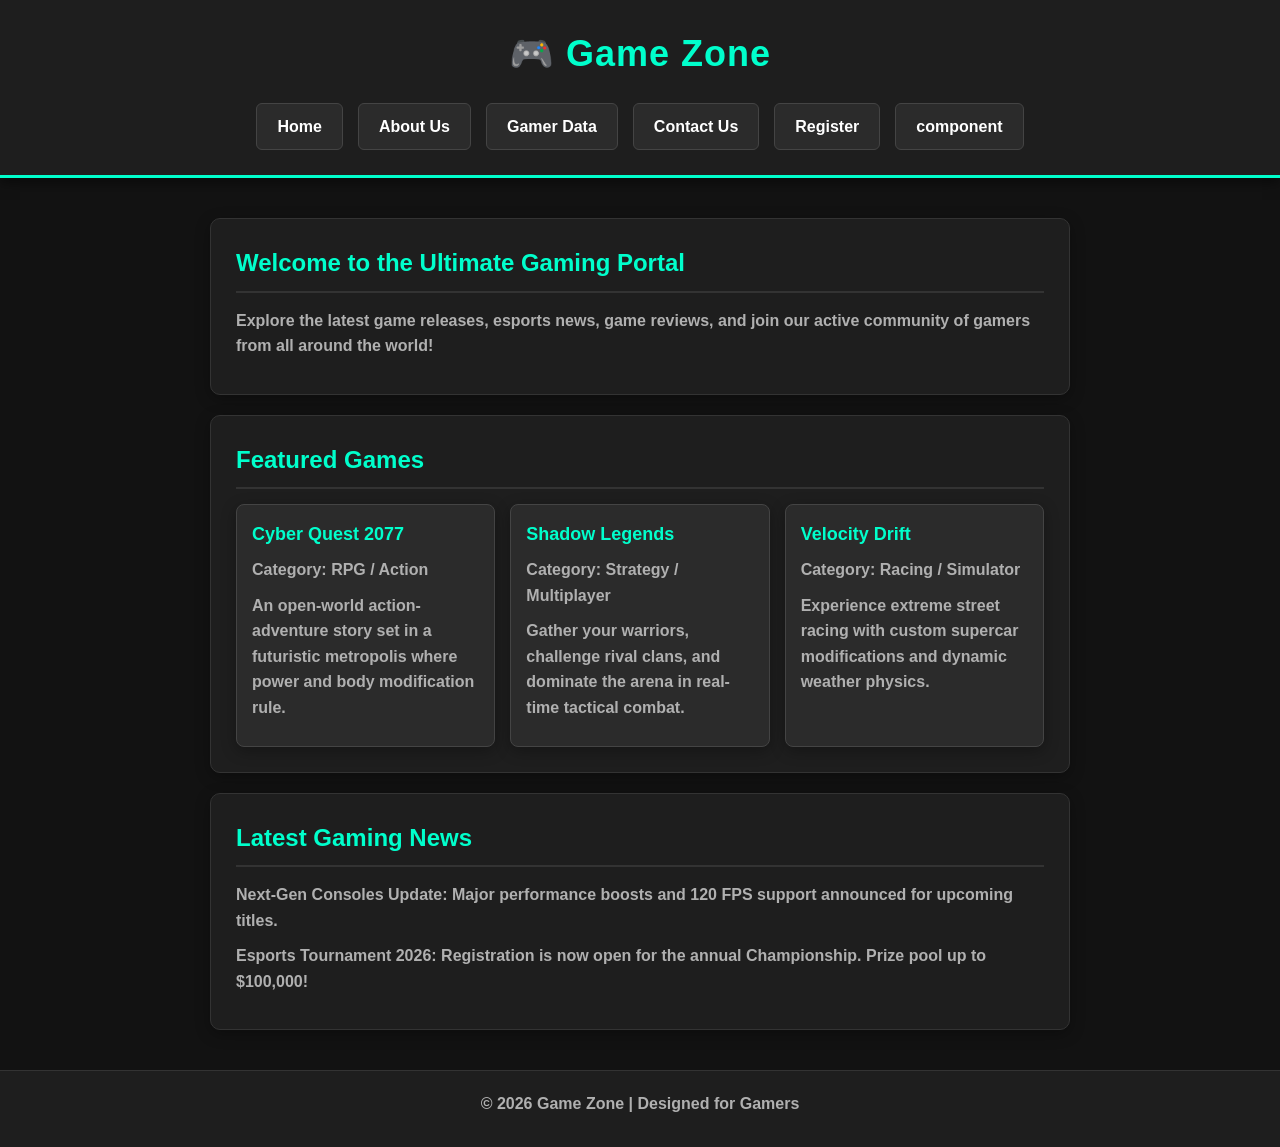
<file: index.html>
<!DOCTYPE html>
<html lang="en">
<head>
    <meta charset="UTF-8">
    <meta name="viewport" content="width=device-width, initial-scale=1.0">
    <title>Game Zone | Ultimate Gaming Portal</title>
    <link rel="stylesheet" href="style.css">
</head>
<body>

    <header>
        <h1>🎮 Game Zone</h1>
        <nav>
            <ul>
                <li><a class="active" href="index.html">Home</a></li>
                <li><a href="about.html">About Us</a></li>
                <li><a href="data.html">Gamer Data</a></li>
                <li><a href="contact.html">Contact Us</a></li>
                <li><a href="validation.html">Register</a></li>
                <li><a href="component.html">component</a></li>
            </ul>
        </nav>
    </header>

    <main>
        <!-- Hero Section -->
        <section class="hero">
            <h2>Welcome to the Ultimate Gaming Portal</h2>
            <p>Explore the latest game releases, esports news, game reviews, and join our active community of gamers from all around the world!</p>
        </section>

        <!-- Featured Games Section -->
        <section>
            <h2>Featured Games</h2>
            <div class="cards-grid">
                <div class="card">
                    <h3>Cyber Quest 2077</h3>
                    <p>Category: RPG / Action</p>
                    <p>An open-world action-adventure story set in a futuristic metropolis where power and body modification rule.</p>
                </div>
                <div class="card">
                    <h3>Shadow Legends</h3>
                    <p>Category: Strategy / Multiplayer</p>
                    <p>Gather your warriors, challenge rival clans, and dominate the arena in real-time tactical combat.</p>
                </div>
                <div class="card">
                    <h3>Velocity Drift</h3>
                    <p>Category: Racing / Simulator</p>
                    <p>Experience extreme street racing with custom supercar modifications and dynamic weather physics.</p>
                </div>
            </div>
        </section>

        <!-- Latest News Section -->
        <section>
            <h2>Latest Gaming News</h2>
            <p><strong>Next-Gen Consoles Update:</strong> Major performance boosts and 120 FPS support announced for upcoming titles.</p>
            <p><strong>Esports Tournament 2026:</strong> Registration is now open for the annual Championship. Prize pool up to $100,000!</p>
        </section>
    </main>

    <footer>
        <p>&copy; 2026 Game Zone | Designed for Gamers</p>
    </footer>

</body>
</html>
</file>
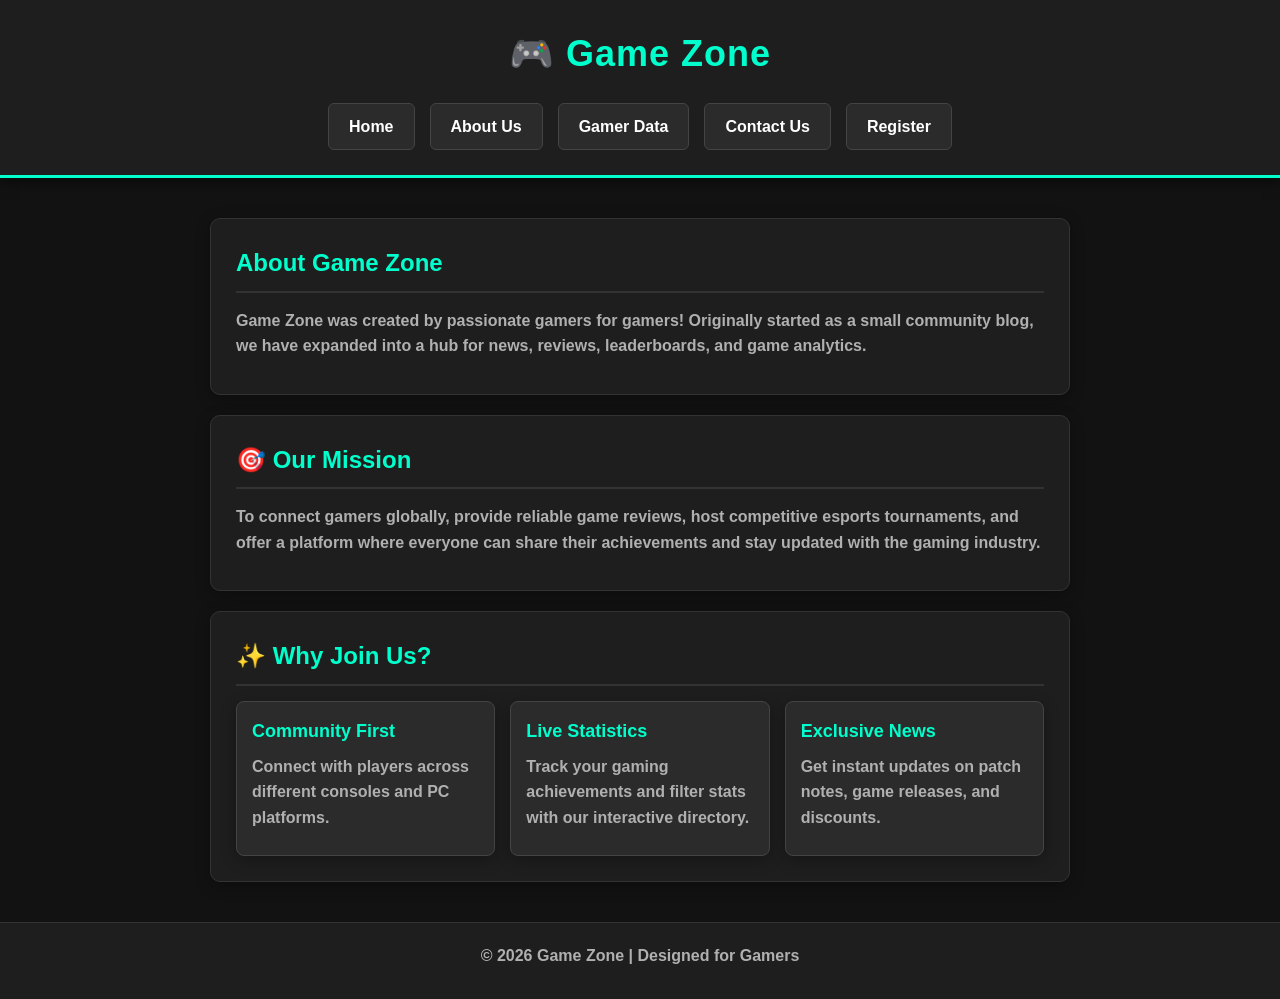
<file: about.html>
<!DOCTYPE html>
<html lang="en">
<head>
    <meta charset="UTF-8">
    <meta name="viewport" content="width=device-width, initial-scale=1.0">
    <title>About Us | Game Zone</title>
    <link rel="stylesheet" href="style.css">
</head>
<body>

    <header>
        <h1>🎮 Game Zone</h1>
        <nav>
            <ul>
                <li><a href="index.html">Home</a></li>
                <li><a class="active" href="about.html">About Us</a></li>
                <li><a href="data.html">Gamer Data</a></li>
                <li><a href="contact.html">Contact Us</a></li>
                <li><a href="validation.html">Register</a></li>
            </ul>
        </nav>
    </header>

    <main>
        <section>
            <h2>About Game Zone</h2>
            <p>Game Zone was created by passionate gamers for gamers! Originally started as a small community blog, we have expanded into a hub for news, reviews, leaderboards, and game analytics.</p>
        </section>

        <section>
            <h2>🎯 Our Mission</h2>
            <p>To connect gamers globally, provide reliable game reviews, host competitive esports tournaments, and offer a platform where everyone can share their achievements and stay updated with the gaming industry.</p>
        </section>

        <section>
            <h2>✨ Why Join Us?</h2>
            <div class="cards-grid">
                <div class="card">
                    <h3>Community First</h3>
                    <p>Connect with players across different consoles and PC platforms.</p>
                </div>
                <div class="card">
                    <h3>Live Statistics</h3>
                    <p>Track your gaming achievements and filter stats with our interactive directory.</p>
                </div>
                <div class="card">
                    <h3>Exclusive News</h3>
                    <p>Get instant updates on patch notes, game releases, and discounts.</p>
                </div>
            </div>
        </section>
    </main>

    <footer>
        <p>&copy; 2026 Game Zone | Designed for Gamers</p>
    </footer>

</body>
</html>
</file>
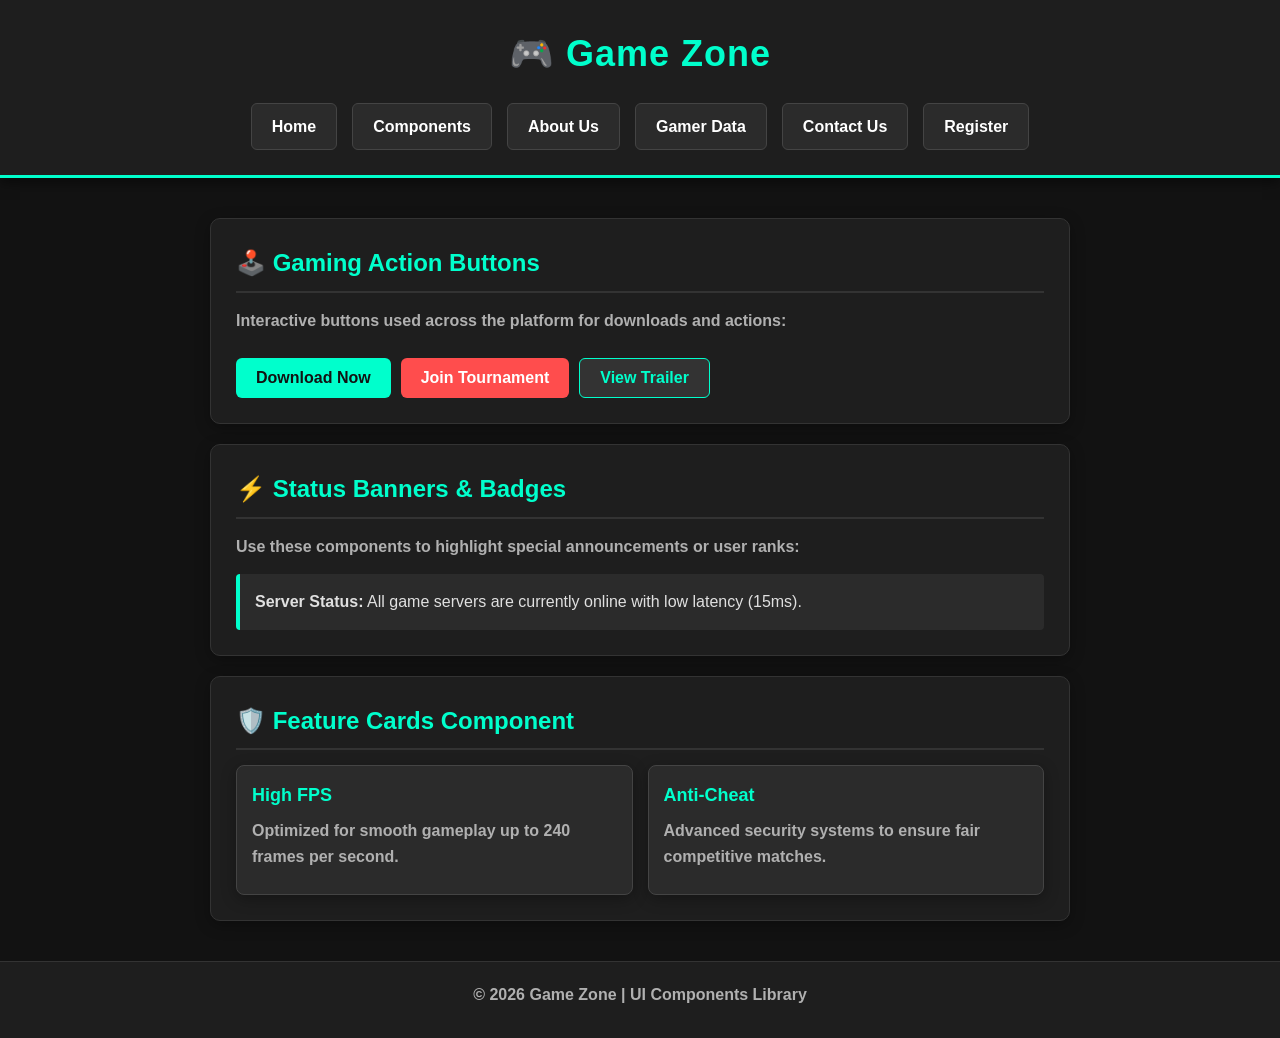
<file: component.html>
<!DOCTYPE html>
<html lang="en">
<head>
    <meta charset="UTF-8">
    <meta name="viewport" content="width=device-width, initial-scale=1.0">
    <title>Components | Game Zone</title>
    <link rel="stylesheet" href="style.css">
</head>
<body>

    <header>
        <h1>🎮 Game Zone</h1>
        <nav>
            <ul>
                <li><a href="index.html">Home</a></li>
                <li><a class="active" href="component.html">Components</a></li>
                <li><a href="about.html">About Us</a></li>
                <li><a href="data.html">Gamer Data</a></li>
                <li><a href="contact.html">Contact Us</a></li>
                <li><a href="validation.html">Register</a></li>
            </ul>
        </nav>
    </header>

    <main>
        <!-- القسم الأول: الأزرار التفاعلية -->
        <section>
            <h2>🕹️ Gaming Action Buttons</h2>
            <p>Interactive buttons used across the platform for downloads and actions:</p>
            <div style="display: flex; gap: 10px; flex-wrap: wrap; margin-top: 15px;">
                <button style="width: auto; padding: 10px 20px;">Download Now</button>
                <button style="width: auto; padding: 10px 20px; background-color: #ff4d4d; color: white;">Join Tournament</button>
                <button style="width: auto; padding: 10px 20px; background-color: #333; color: #00ffcc; border: 1px solid #00ffcc;">View Trailer</button>
            </div>
        </section>

        <!-- القسم الثاني: تنبيهات وأوسمة اللاعبين -->
        <section>
            <h2>⚡ Status Banners & Badges</h2>
            <p>Use these components to highlight special announcements or user ranks:</p>
            <div style="background-color: #2b2b2b; border-left: 4px solid #00ffcc; padding: 15px; margin-top: 15px; border-radius: 4px;">
                <strong>Server Status:</strong> All game servers are currently online with low latency (15ms).
            </div>
        </section>

        <!-- القسم الثالث: بطاقات الميزات -->
        <section>
            <h2>🛡️ Feature Cards Component</h2>
            <div class="cards-grid">
                <div class="card">
                    <h3>High FPS</h3>
                    <p>Optimized for smooth gameplay up to 240 frames per second.</p>
                </div>
                <div class="card">
                    <h3>Anti-Cheat</h3>
                    <p>Advanced security systems to ensure fair competitive matches.</p>
                </div>
            </div>
        </section>
    </main>

    <footer>
        <p>&copy; 2026 Game Zone | UI Components Library</p>
    </footer>

</body>
</html>
</file>
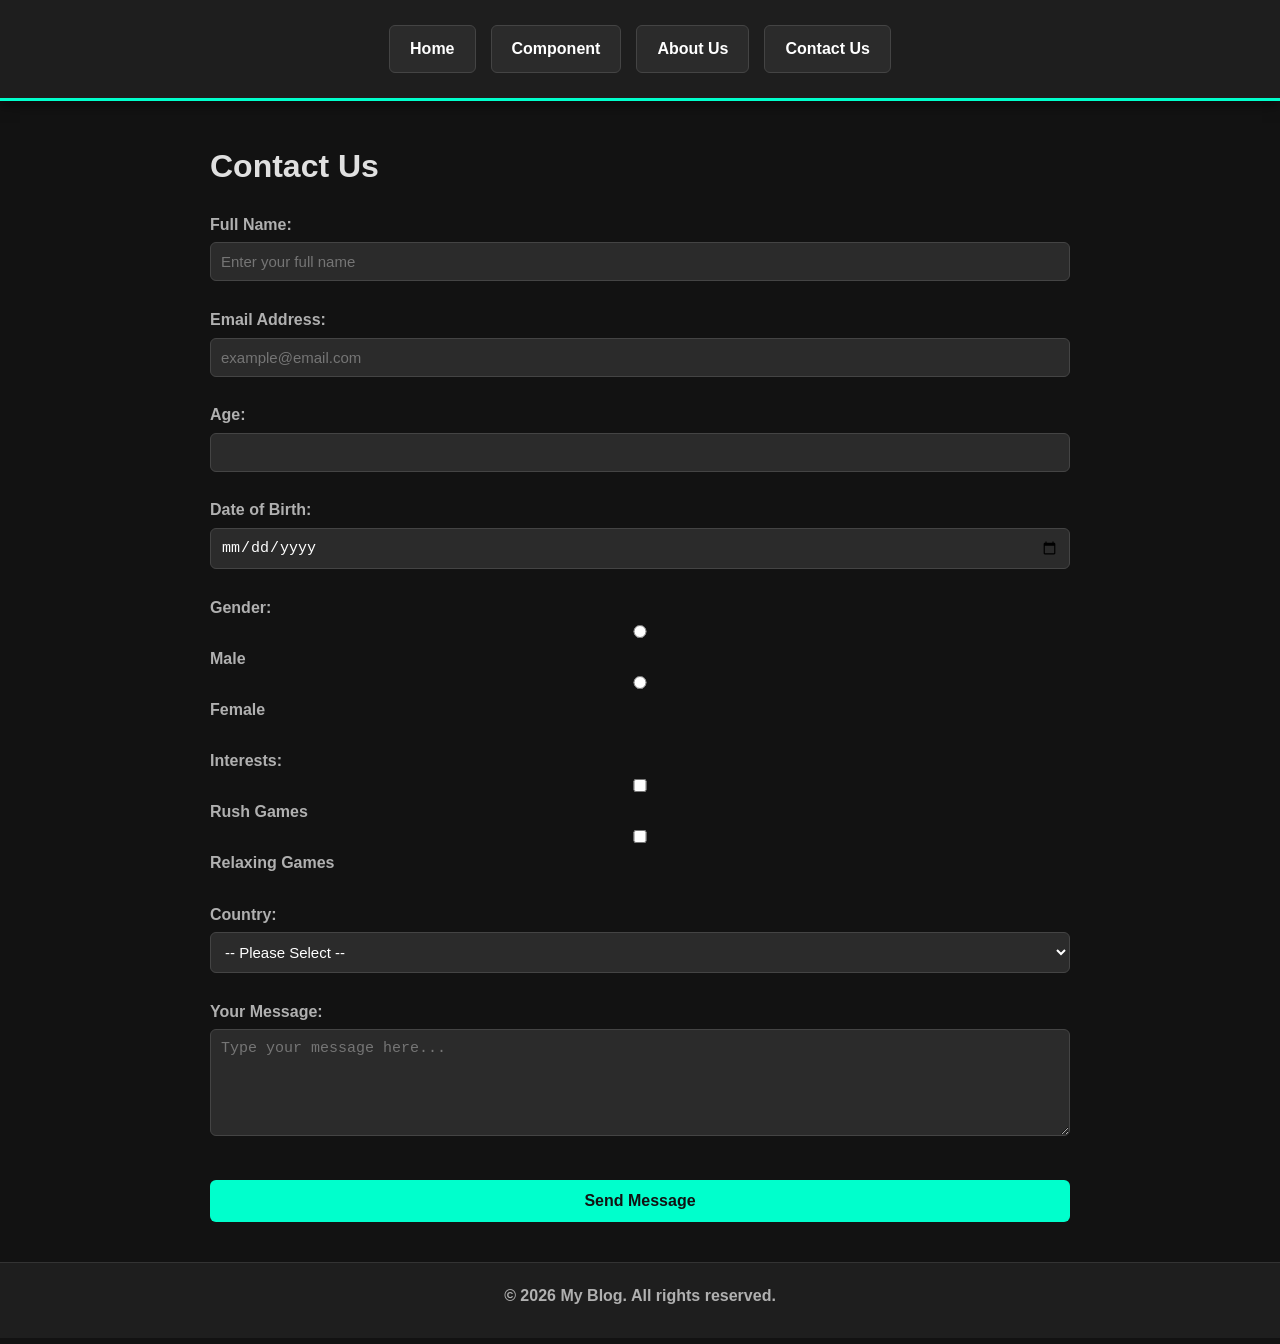
<file: contact.html>
<!DOCTYPE html>
<html lang="en">
<head>
    <meta charset="UTF-8">
    <meta name="viewport" content="width=device-width, initial-scale=1.0">
    <title>Contact Us - My Website</title>
    <link rel="stylesheet" href="style.css">
</head>
<body>

    <header>
        <nav>
            <ul>
                <li><a href="index.html">Home</a></li>
                <li><a href="component.html">Component</a></li>
                <li><a href="about.html">About Us</a></li>
                <li><a href="contact.html">Contact Us</a></li>
            </ul>
        </nav>
    </header>

    <main>
        <h1>Contact Us</h1>
        <form action="#" method="post">
            
            <div>
                <label for="fullname">Full Name:</label>
                <input type="text" id="fullname" name="fullname" required placeholder="Enter your full name">
            </div>

            <br>

            <div>
                <label for="email">Email Address:</label>
                <input type="email" id="email" name="email" required placeholder="example@email.com">
            </div>

            <br>

            <div>
                <label for="age">Age:</label>
                <input type="number" id="age" name="age" min="1" max="100">
            </div>

            <br>

            <div>
                <label for="dob">Date of Birth:</label>
                <input type="date" id="dob" name="dob">
            </div>

            <br>

            <div>
                <label>Gender:</label><br>
                <input type="radio" id="male" name="gender" value="male">
                <label for="male">Male</label>
                <input type="radio" id="female" name="gender" value="female">
                <label for="female">Female</label>
            </div>

            <br>

            <div>
                <label>Interests:</label><br>
                <input type="checkbox" id="coding" name="interests" value="coding">
                <label for="Rush Games">Rush Games</label>
                <input type="checkbox" id="design" name="interests" value="design">
                <label for="Relaxing Games">Relaxing Games</label>
            </div>

            <br>

            <div>
                <label for="country">Country:</label>
                <select id="country" name="country">
                    <option value="">-- Please Select --</option>
                    <option value="egypt">Egypt</option>
                    <option value="saudi">Saudi Arabia</option>
                    <option value="other">Other</option>
                </select>
            </div>

            <br>

            <div>
                <label for="message">Your Message:</label><br>
                <textarea id="message" name="message" rows="5" cols="40" placeholder="Type your message here..."></textarea>
            </div>

            <br>

            <button type="submit">Send Message</button>
        </form>
    </main>

    <footer>
        <p>&copy; 2026 My Blog. All rights reserved.</p>
    </footer>

</body>
</html>
</file>
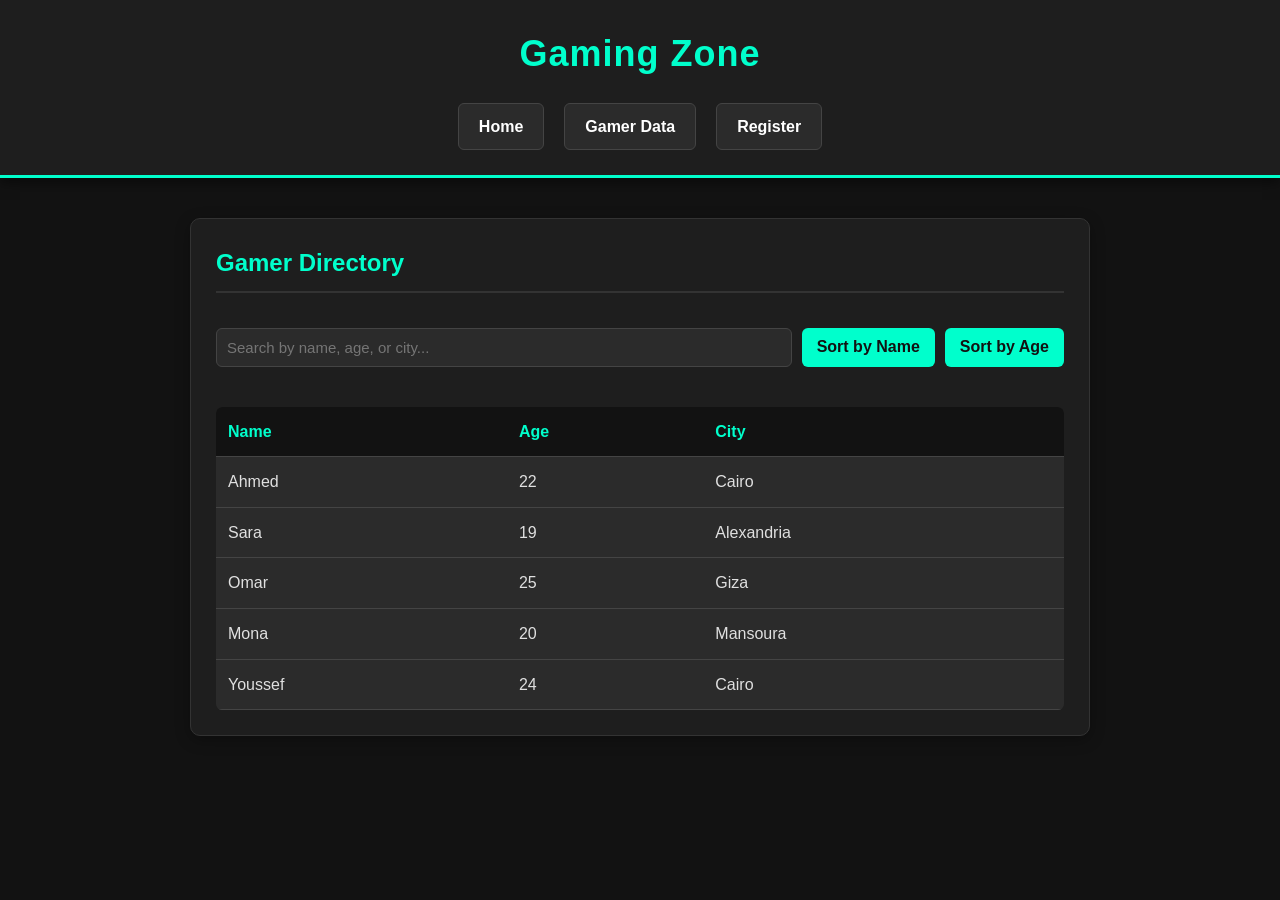
<file: Data.html>
<!DOCTYPE html>
<html lang="en">
<head>
    <meta charset="UTF-8">
    <meta name="viewport" content="width=device-width, initial-scale=1.0">
    <title>Data Table - Gaming Zone</title>
    <!-- ربط ملف الـ CSS الخارجي -->
    <link rel="stylesheet" href="style.css">
</head>
<body>

    <header>
        <h1>Gaming Zone</h1>
        <nav>
            <a href="index.html">Home</a>
            <a href="data.html">Gamer Data</a>
            <a href="validation.html">Register</a>
        </nav>
    </header>

    <main class="table-container">
        <h2>Gamer Directory</h2>

        <div class="controls">
            <input type="text" id="searchInput" placeholder="Search by name, age, or city...">
            <button id="sortNameBtn">Sort by Name</button>
            <button id="sortAgeBtn">Sort by Age</button>
        </div>

        <table>
            <thead>
                <tr>
                    <th>Name</th>
                    <th>Age</th>
                    <th>City</th>
                </tr>
            </thead>
            <tbody id="tableBody">
            </tbody>
        </table>
    </main>

    <script>
        const users = [
            { name: 'Ahmed', age: 22, city: 'Cairo' },
            { name: 'Sara', age: 19, city: 'Alexandria' },
            { name: 'Omar', age: 25, city: 'Giza' },
            { name: 'Mona', age: 20, city: 'Mansoura' },
            { name: 'Youssef', age: 24, city: 'Cairo' }
        ];

        let currentData = [...users];
        const tableBody = document.getElementById('tableBody');
        const searchInput = document.getElementById('searchInput');

        function renderTable(data) {
            tableBody.innerHTML = '';
            data.forEach(item => {
                const row = `<tr>
                    <td>${item.name}</td>
                    <td>${item.age}</td>
                    <td>${item.city}</td>
                </tr>`;
                tableBody.innerHTML += row;
            });
        }

        renderTable(currentData);

        searchInput.addEventListener('input', function() {
            const query = this.value.toLowerCase();
            const filtered = currentData.filter(user => 
                user.name.toLowerCase().includes(query) ||
                user.age.toString().includes(query) ||
                user.city.toLowerCase().includes(query)
            );
            renderTable(filtered);
        });

        document.getElementById('sortNameBtn').addEventListener('click', () => {
            currentData.sort((a, b) => a.name.localeCompare(b.name));
            renderTable(currentData);
        });

        document.getElementById('sortAgeBtn').addEventListener('click', () => {
            currentData.sort((a, b) => a.age - b.age);
            renderTable(currentData);
        });
    </script>
</body>
</html>
</file>
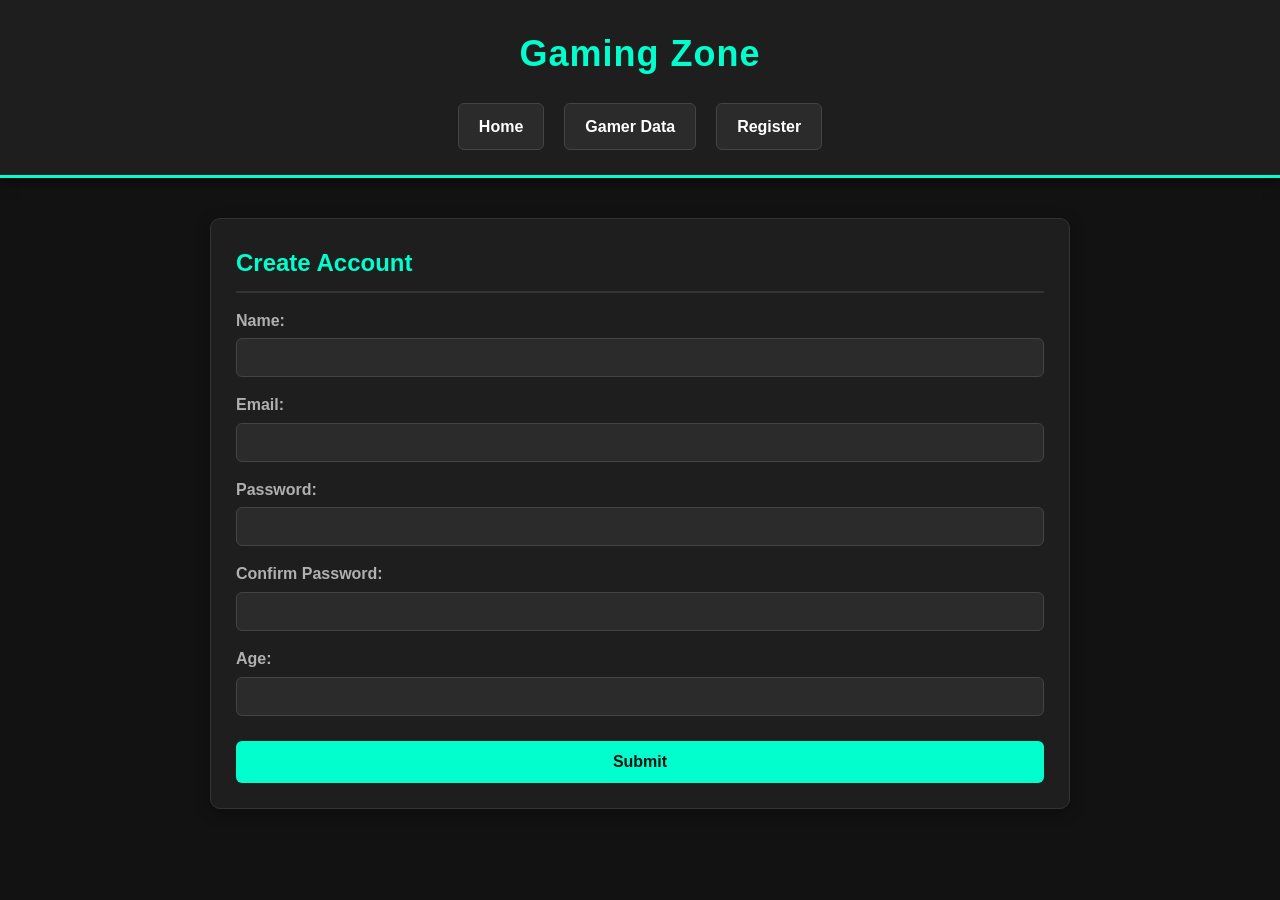
<file: validation.html>
<!DOCTYPE html>
<html lang="en">
<head>
    <meta charset="UTF-8">
    <meta name="viewport" content="width=device-width, initial-scale=1.0">
    <title>Registration - Gaming Zone</title>
   
    <link rel="stylesheet" href="style.css">
</head>
<body>

    <header>
        <h1>Gaming Zone</h1>
        <nav>
            <a href="index.html">Home</a>
            <a href="data.html">Gamer Data</a>
            <a href="validation.html">Register</a>
        </nav>
    </header>

    <main>
        <div class="form-container">
            <h2>Create Account</h2>
            <form id="regForm" novalidate>
                <div class="form-group">
                    <label for="name">Name:</label>
                    <input type="text" id="name" name="name">
                    <span class="error" id="nameError"></span>
                </div>

                <div class="form-group">
                    <label for="email">Email:</label>
                    <input type="email" id="email" name="email">
                    <span class="error" id="emailError"></span>
                </div>

                <div class="form-group">
                    <label for="password">Password:</label>
                    <input type="password" id="password" name="password">
                    <span class="error" id="passwordError"></span>
                </div>

                <div class="form-group">
                    <label for="confirmPassword">Confirm Password:</label>
                    <input type="password" id="confirmPassword" name="confirmPassword">
                    <span class="error" id="confirmPasswordError"></span>
                </div>

                <div class="form-group">
                    <label for="age">Age:</label>
                    <input type="number" id="age" name="age">
                    <span class="error" id="ageError"></span>
                </div>

                <button type="submit">Submit</button>
            </form>
        </div>
    </main>

    <script>
        document.getElementById('regForm').addEventListener('submit', function(e) {
            e.preventDefault();
            
            document.querySelectorAll('.error').forEach(el => el.innerText = '');
            let isValid = true;

            const name = document.getElementById('name').value.trim();
            if (name === '') {
                document.getElementById('nameError').innerText = 'Name is required.';
                isValid = false;
            }

            const email = document.getElementById('email').value.trim();
            const emailPattern = /^[^ ]+@[^ ]+\.[a-z]{2,3}$/;
            if (email === '') {
                document.getElementById('emailError').innerText = 'Email is required.';
                isValid = false;
            } else if (!email.match(emailPattern)) {
                document.getElementById('emailError').innerText = 'Enter a valid email address.';
                isValid = false;
            }

            const password = document.getElementById('password').value;
            if (password.length < 8) {
                document.getElementById('passwordError').innerText = 'Password must be at least 8 characters.';
                isValid = false;
            }

            const confirmPassword = document.getElementById('confirmPassword').value;
            if (confirmPassword !== password || confirmPassword === '') {
                document.getElementById('confirmPasswordError').innerText = 'Passwords do not match.';
                isValid = false;
            }

            const age = document.getElementById('age').value;
            if (age === '' || age <= 0) {
                document.getElementById('ageError').innerText = 'Please enter a valid age.';
                isValid = false;
            }

            if (isValid) {
                alert('Registration successful!');
            }
        });
    </script>
</body>
</html>
</file>
<file: style.css>
/* ---------- Base & Reset ---------- */
* {
    box-sizing: border-box;
    margin: 0;
    padding: 0;
}

body {
    font-family: 'Segoe UI', Tahoma, Geneva, Verdana, sans-serif;
    background-color: #121212;
    color: #e0e0e0;
    line-height: 1.6;
}
/* ---------- Header & Navigation (Fixed Flex & List) ---------- */
header nav ul {
    list-style: none !important; /* إلغاء النقط نهائياً */
    padding: 0 !important;
    margin: 0 !important;
    display: flex !important;
    justify-content: center !important;
    align-items: center !important;
    gap: 15px !important;
    flex-wrap: wrap !important;
}

header nav ul li {
    list-style: none !important;
    margin: 0 !important;
    padding: 0 !important;
}

header nav a {
    color: #ffffff;
    background-color: #2b2b2b;
    padding: 10px 20px;
    border-radius: 6px;
    text-decoration: none;
    font-weight: 600;
    border: 1px solid #444;
    display: inline-block;
    transition: all 0.3s ease;
}

header nav a:hover {
    background-color: #00ffcc;
    color: #121212;
    border-color: #00ffcc;
    transform: translateY(-2px);
}

/* ---------- Header & Navigation ---------- */
header {
    background-color: #1e1e1e;
    padding: 25px;
    text-align: center;
    border-bottom: 3px solid #00ffcc;
    box-shadow: 0 4px 12px rgba(0, 0, 0, 0.5);
}

header h1 {
    color: #00ffcc;
    font-size: 36px;
    margin-bottom: 20px;
    letter-spacing: 1px;
}

nav {
    display: flex;
    justify-content: center;
    align-items: center;
    gap: 20px;
    flex-wrap: wrap;
    list-style: none;
    padding: 0;
}

nav a {
    color: #ffffff;
    background-color: #2b2b2b;
    padding: 10px 20px;
    border-radius: 6px;
    text-decoration: none;
    font-weight: 600;
    border: 1px solid #444;
    display: inline-block;
    transition: all 0.3s ease;
}

nav a:hover {
    background-color: #00ffcc;
    color: #121212;
    border-color: #00ffcc;
    transform: translateY(-2px);
}

/* ---------- Main Layout & Cards ---------- */
main {
    max-width: 900px;
    margin: 40px auto;
    padding: 0 20px;
    display: grid;
    gap: 20px;
}

section, .card, .form-container, .table-container {
    background-color: #1e1e1e;
    border: 1px solid #333;
    border-radius: 10px;
    padding: 25px;
    box-shadow: 0 4px 15px rgba(0, 0, 0, 0.3);
    transition: border-color 0.2s ease;
}

section:hover, .form-container:hover, .table-container:hover {
    border-color: #00ffcc;
}

h2 {
    color: #00ffcc;
    font-size: 24px;
    margin-bottom: 15px;
    border-bottom: 2px solid #333;
    padding-bottom: 8px;
}

p, label {
    color: #b0b0b0;
    margin-bottom: 10px;
    font-weight: 600;
}

/* ---------- Forms & Inputs ---------- */
.form-group {
    margin-bottom: 15px;
}

input, select, textarea {
    width: 100%;
    padding: 10px;
    margin-top: 5px;
    border: 1px solid #444;
    border-radius: 6px;
    background-color: #2b2b2b;
    color: #fff;
    font-size: 15px;
}

input:focus, select:focus, textarea:focus {
    outline: none;
    border-color: #00ffcc;
}

.error {
    color: #ff4d4d;
    font-size: 0.85em;
    margin-top: 5px;
    display: block;
}

button {
    width: 100%;
    padding: 12px;
    background-color: #00ffcc;
    color: #121212;
    border: none;
    border-radius: 6px;
    font-size: 16px;
    font-weight: bold;
    cursor: pointer;
    transition: background-color 0.3s ease;
    margin-top: 10px;
}

button:hover {
    background-color: #00cc99;
}

/* ---------- Tables & Controls ---------- */
.controls {
    display: flex;
    gap: 10px;
    margin-bottom: 20px;
}

.controls input {
    flex: 1;
    margin-top: 0;
}

.controls button {
    width: auto;
    margin-top: 0;
    padding: 10px 15px;
}

table {
    width: 100%;
    border-collapse: collapse;
    background-color: #2b2b2b;
    border-radius: 6px;
    overflow: hidden;
}

th, td {
    padding: 12px;
    text-align: left;
    border-bottom: 1px solid #444;
}

th {
    background-color: #121212;
    color: #00ffcc;
}

tr:hover {
    background-color: #333;
}

/* ---------- Footer ---------- */
footer {
    text-align: center;
    padding: 20px;
    background-color: #1e1e1e;
    color: #888;
    margin-top: 40px;
    border-top: 1px solid #333;
}
/* ---------- Grid for Cards ---------- */
.cards-grid {
    display: grid;
    grid-template-columns: repeat(auto-fit, minmax(220px, 1fr));
    gap: 15px;
    margin-top: 15px;
}

.cards-grid .card {
    background-color: #2b2b2b;
    border: 1px solid #444;
    border-radius: 8px;
    padding: 15px;
}

.cards-grid .card h3 {
    color: #00ffcc;
    font-size: 18px;
    margin-bottom: 8px;
}
</file>
